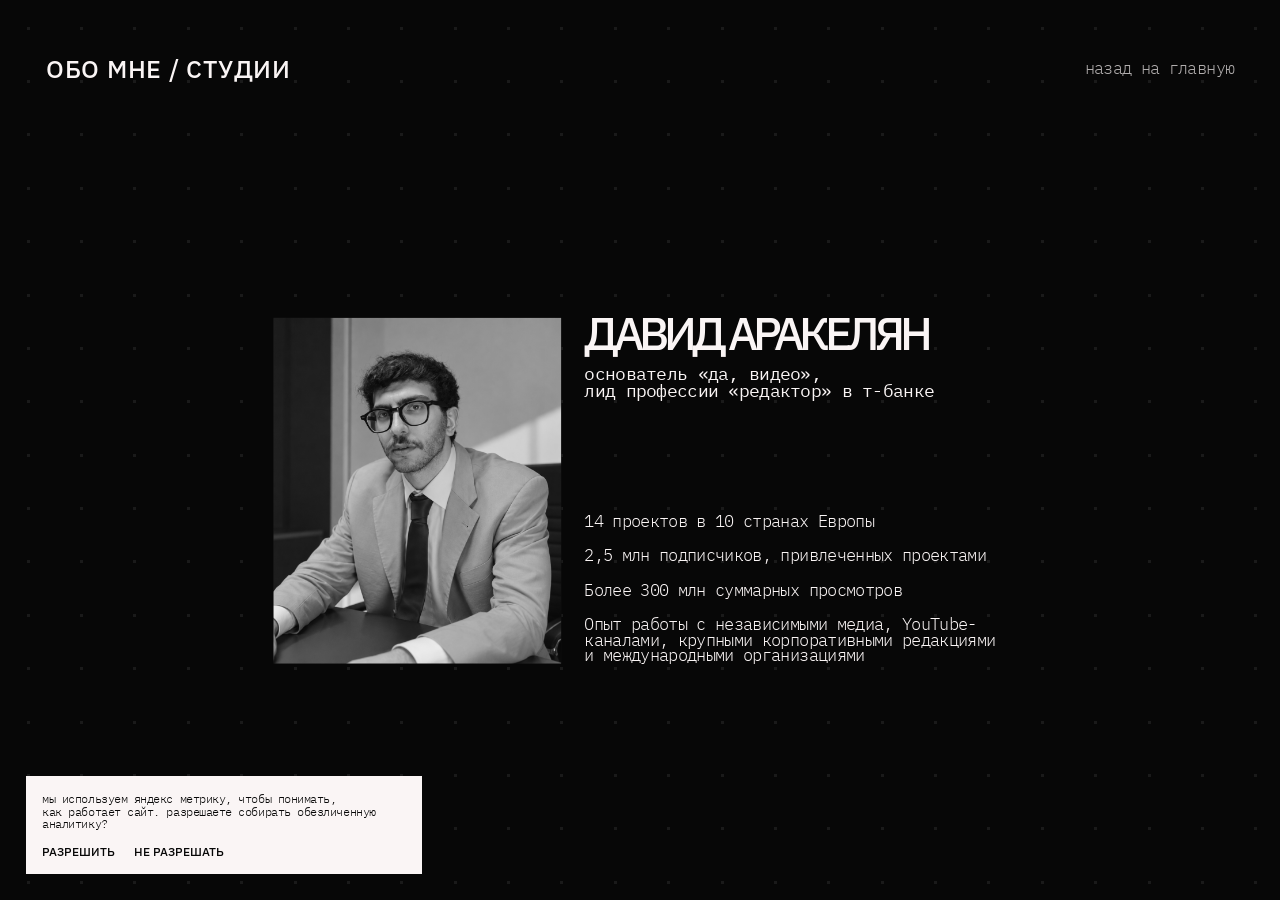
<file: about.html>
<!doctype html>
<html lang="ru">
  <head>
    <meta charset="UTF-8" />
    <meta name="viewport" content="width=device-width, initial-scale=1.0" />

    <title>Давид Аракелян — основатель «Да, видео»</title>

    <meta
      name="description"
      content="Давид Аракелян — основатель видеопродакшна «Да, видео». Видеопродюсер и редактор с опытом работы с независимыми медиа, YouTube-каналами, корпоративными редакциями и международными организациями."
    />

    <meta name="robots" content="index, follow, max-image-preview:large" />

    <link rel="canonical" href="https://davideo.com/about.html" />

    <link
      rel="icon"
      type="image/png"
      sizes="32x32"
      href="/assets/images/favicon.png?v=2"
    />

    <link
      rel="shortcut icon"
      type="image/png"
      href="/assets/images/favicon.png?v=2"
    />

    <meta property="og:type" content="profile" />
    <meta property="og:locale" content="ru_RU" />
    <meta property="og:site_name" content="Да, видео" />

    <meta
      property="og:title"
      content="Давид Аракелян — основатель «Да, видео»"
    />

    <meta
      property="og:description"
      content="Основатель видеопродакшна «Да, видео». Видеопродюсер и редактор с опытом работы с медиа, YouTube-каналами, корпоративными редакциями и международными организациями."
    />

    <meta property="og:url" content="https://davideo.com/about.html" />

    <meta
      property="og:image"
      content="https://davideo.com/assets/images/og-cover.jpg"
    />

    <meta property="og:image:alt" content="Давид Аракелян — Да, видео" />

    <meta property="profile:first_name" content="Давид" />
    <meta property="profile:last_name" content="Аракелян" />

    <link rel="preconnect" href="https://fonts.googleapis.com" />
    <link rel="preconnect" href="https://fonts.gstatic.com" crossorigin />

    <link
      href="https://fonts.googleapis.com/css2?family=IBM+Plex+Mono:wght@300;400&family=IBM+Plex+Sans:wght@300;500&display=swap"
      rel="stylesheet"
    />

    <link rel="stylesheet" href="css/style.css" />

    <script type="application/ld+json">
      {
        "@context": "https://schema.org",
        "@type": "ProfilePage",
        "name": "Давид Аракелян — Да, видео",
        "url": "https://davideo.com/about.html",
        "isPartOf": {
          "@type": "WebSite",
          "name": "Да, видео",
          "url": "https://davideo.com/"
        },
        "mainEntity": {
          "@type": "Person",
          "name": "Давид Аракелян",
          "jobTitle": "Видеопродюсер и редактор",
          "description": "Основатель видеопродакшна «Да, видео». Опыт работы с независимыми медиа, YouTube-каналами, корпоративными редакциями и международными организациями.",
          "image": "https://davideo.com/assets/images/david.jpg",
          "url": "https://davideo.com/about.html",
          "sameAs": ["https://t.me/heyiamd"],
          "worksFor": {
            "@type": "Organization",
            "name": "Да, видео",
            "url": "https://davideo.com/"
          }
        }
      }
    </script>
  </head>

  <body>
    <main class="about-page">
      <div class="dots-pattern" id="dotsPattern" aria-hidden="true"></div>

      <header class="about-header">
        <h1 class="about-page-title">ОБО МНЕ / СТУДИИ</h1>

        <a class="about-back" href="index.html"> назад на главную </a>
      </header>

      <section
        class="about-content"
        aria-label="О Давиде Аракеляне и студии «Да, видео»"
      >
        <div class="about-photo-wrap">
          <img
            class="about-photo"
            src="assets/images/david.jpg"
            alt="Давид Аракелян — основатель «Да, видео»"
            loading="eager"
          />
        </div>

        <div class="about-info">
          <div class="about-intro">
            <h2 class="about-name">ДАВИД АРАКЕЛЯН</h2>

            <p class="about-role">
              основатель «да, видео»,<br class="desktop-br" />
              лид профессии «редактор» в т-банке
            </p>

            <div class="about-facts">
              <p>14 проектов в 10 странах Европы</p>

              <p>2,5 млн подписчиков, привлеченных проектами</p>

              <p>Более 300 млн суммарных просмотров</p>

              <p>
                Опыт работы с независимыми медиа, YouTube-каналами, крупными
                корпоративными редакциями <br class="desktop-br" />и
                международными организациями
              </p>
            </div>
          </div>
        </div>
      </section>
    </main>

    <div class="analytics-consent" id="analyticsConsent">
      <p class="analytics-consent__text">
        мы используем яндекс метрику, чтобы понимать,<br
          class="analytics-desktop-br"
        />
        как работает сайт. разрешаете собирать обезличенную аналитику?
      </p>

      <div class="analytics-consent__actions">
        <button type="button" id="analyticsAccept">разрешить</button>

        <button type="button" id="analyticsDecline">не разрешать</button>
      </div>
    </div>

    <script src="js/main.js"></script>
  </body>
</html>
</file>
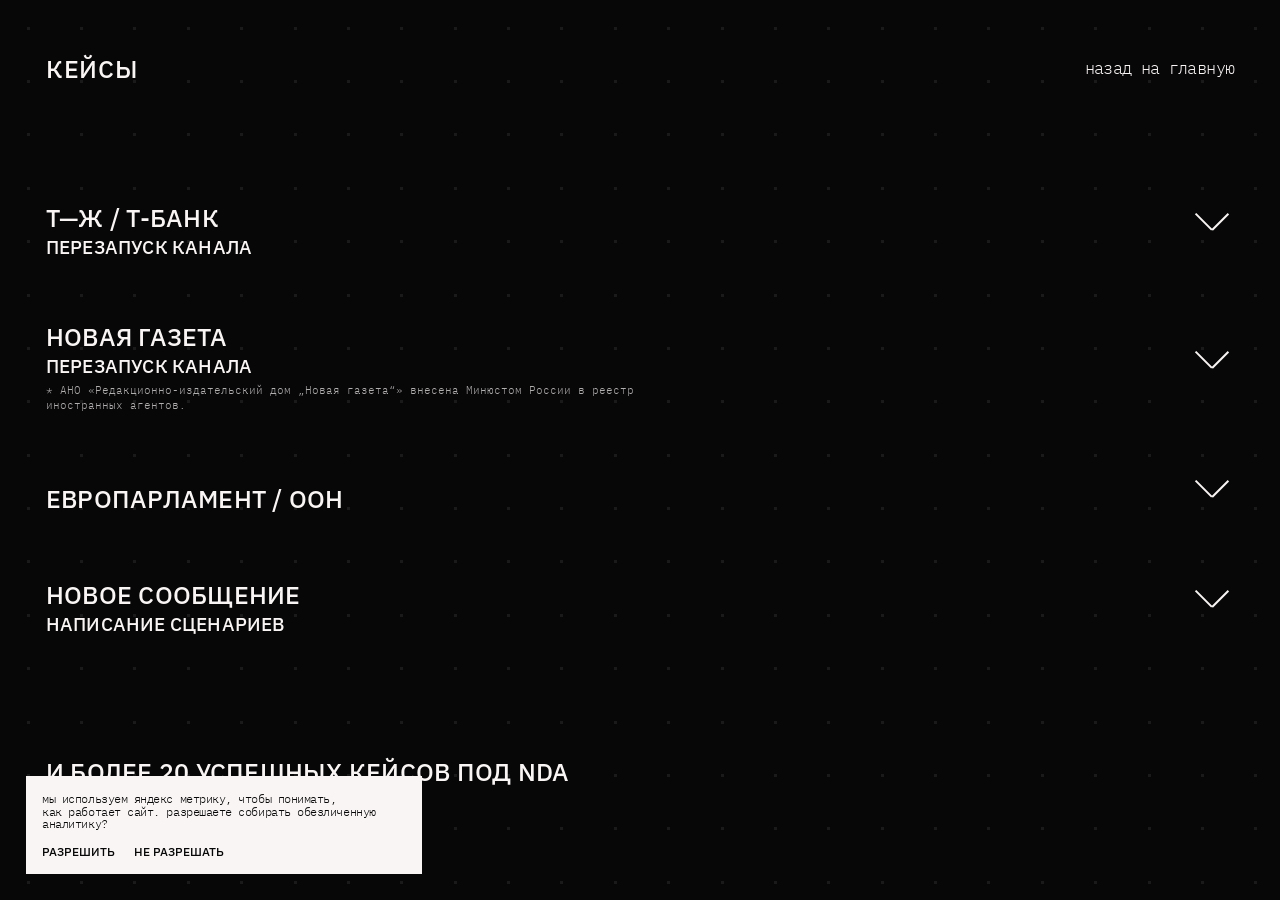
<file: cases.html>
<!doctype html>
<html lang="ru">
  <head>
    <meta charset="UTF-8" />
    <meta name="viewport" content="width=device-width, initial-scale=1.0" />

    <title>Кейсы видеопродакшна — Да, видео</title>

    <meta
      name="description"
      content="Кейсы видеопродакшна «Да, видео»: перезапуск YouTube-каналов Т—Ж / Т-Банка и Новой газеты, работа с Европарламентом и ООН, сценарии и другие видеопроекты."
    />

    <meta name="robots" content="index, follow, max-image-preview:large" />

    <link rel="canonical" href="https://davideo.online/cases.html" />

    <link
      rel="icon"
      type="image/png"
      sizes="32x32"
      href="/assets/images/favicon.png?v=2"
    />

    <link
      rel="shortcut icon"
      type="image/png"
      href="/assets/images/favicon.png?v=2"
    />

    <meta property="og:type" content="website" />
    <meta property="og:locale" content="ru_RU" />
    <meta property="og:site_name" content="Да, видео" />
    <meta property="og:title" content="Кейсы видеопродакшна — Да, видео" />

    <meta
      property="og:description"
      content="Перезапуски YouTube-каналов, прямые эфиры, сценарии и другие проекты видеопродакшна «Да, видео»."
    />

    <meta property="og:url" content="https://davideo.online/cases.html" />

    <meta
      property="og:image"
      content="https://davideo.online/assets/images/og-cover.jpg"
    />

    <meta property="og:image:alt" content="Кейсы видеопродакшна «Да, видео»" />

    <link rel="preconnect" href="https://fonts.googleapis.com" />
    <link rel="preconnect" href="https://fonts.gstatic.com" crossorigin />

    <link
      href="https://fonts.googleapis.com/css2?family=IBM+Plex+Mono:wght@300;400&family=IBM+Plex+Sans:wght@300;500&display=swap"
      rel="stylesheet"
    />

    <link rel="stylesheet" href="css/style.css" />

    <script type="application/ld+json">
      {
        "@context": "https://schema.org",
        "@type": "CollectionPage",
        "name": "Кейсы — Да, видео",
        "url": "https://davideo.online/cases.html",
        "description": "Кейсы видеопродакшна «Да, видео»: перезапуски YouTube-каналов, прямые эфиры, сценарии и другие видеопроекты.",
        "isPartOf": {
          "@type": "WebSite",
          "name": "Да, видео",
          "url": "https://davideo.online/"
        },
        "about": {
          "@type": "ProfessionalService",
          "name": "Да, видео",
          "url": "https://davideo.online/"
        },
        "mainEntity": {
          "@type": "ItemList",
          "itemListElement": [
            {
              "@type": "ListItem",
              "position": 1,
              "name": "Т—Ж / Т-Банк — перезапуск канала"
            },
            {
              "@type": "ListItem",
              "position": 2,
              "name": "Новая газета — перезапуск канала"
            },
            {
              "@type": "ListItem",
              "position": 3,
              "name": "Европарламент / ООН"
            },
            {
              "@type": "ListItem",
              "position": 4,
              "name": "Новое сообщение — написание сценариев"
            }
          ]
        }
      }
    </script>
  </head>

  <body>
    <main class="cases-page">
      <div class="dots-pattern" id="dotsPattern" aria-hidden="true"></div>

      <header class="cases-header">
        <h1 class="cases-page-title scramble-text">КЕЙСЫ</h1>

        <a class="cases-back scramble-text" href="index.html">
          назад на главную
        </a>
      </header>

      <section class="cases-list" aria-label="Кейсы видеопродакшна «Да, видео»">
        <!-- Т—Ж / Т-БАНК -->

        <article class="case-item">
          <button class="case-trigger" type="button" aria-expanded="false">
            <span class="case-heading">
              <span class="case-title">Т—Ж / Т-БАНК</span>
              <span class="case-subtitle">ПЕРЕЗАПУСК КАНАЛА</span>
            </span>

            <span class="case-arrow" aria-hidden="true"></span>
          </button>

          <div class="case-panel">
            <div class="case-panel-inner">
              <div class="case-images case-images--three">
                <img
                  src="assets/images/cases/tzh-01.jpg"
                  alt="Перезапуск YouTube-канала Т—Ж / Т-Банка — пример проекта"
                  loading="lazy"
                />

                <img
                  src="assets/images/cases/tzh-02.jpg"
                  alt="Видео для YouTube-канала Т—Ж / Т-Банка"
                  loading="lazy"
                />

                <img
                  src="assets/images/cases/tzh-03.jpg"
                  alt="Кейс видеопродакшна для Т—Ж / Т-Банка"
                  loading="lazy"
                />
              </div>
            </div>
          </div>
        </article>

        <!-- НОВАЯ ГАЗЕТА -->

        <article class="case-item">
          <button class="case-trigger" type="button" aria-expanded="false">
            <span class="case-heading">
              <span class="case-title">НОВАЯ ГАЗЕТА</span>
              <span class="case-subtitle">ПЕРЕЗАПУСК КАНАЛА</span>

              <span class="case-foreign-agent">
                * АНО «Редакционно-издательский дом „Новая газета“» внесена
                Минюстом России в реестр иностранных агентов.
              </span>
            </span>

            <span class="case-arrow" aria-hidden="true"></span>
          </button>

          <div class="case-panel">
            <div class="case-panel-inner">
              <div class="case-results case-results--novaya">
                <span>запуск регулярного вещания</span>

                <span class="case-results-slash">/</span>

                <span>
                  более 2 млн просмотров<br />
                  за неделю эфиров
                </span>

                <span class="case-results-slash">/</span>

                <span>
                  +100 тысяч подписчиков<br />
                  за 4 месяца
                </span>
              </div>

              <div class="case-images case-images--three">
                <img
                  src="assets/images/cases/novaya-01.jpg"
                  alt="Перезапуск YouTube-канала Новой газеты — пример проекта"
                  loading="lazy"
                />

                <img
                  src="assets/images/cases/novaya-03.jpg"
                  alt="Кейс видеопродакшна для Новой газеты"
                  loading="lazy"
                />
              </div>
            </div>
          </div>
        </article>

        <!-- ЕВРОПАРЛАМЕНТ / ООН -->

        <article class="case-item">
          <button class="case-trigger" type="button" aria-expanded="false">
            <span class="case-heading">
              <span class="case-title">ЕВРОПАРЛАМЕНТ / ООН</span>
            </span>

            <span class="case-arrow" aria-hidden="true"></span>
          </button>

          <div class="case-panel">
            <div class="case-panel-inner">
              <div class="case-description">
                <p>
                  Полностью организовывал процессы: ведение переговоров с
                  политиками и Европарламентом по требованиям к эфирам, найм
                  команды из базы подрядчиков, организация трансляции и
                  выполнение технических требований к эфирам и трансляциям.
                </p>

                <p>
                  После эфира — дистрибуция заявлений политиков и итогов
                  заседаний в СМИ и дружественных медиа.
                </p>
              </div>
            </div>
          </div>
        </article>

        <!-- НОВОЕ СООБЩЕНИЕ -->

        <article class="case-item">
          <button class="case-trigger" type="button" aria-expanded="false">
            <span class="case-heading">
              <span class="case-title">НОВОЕ СООБЩЕНИЕ</span>
              <span class="case-subtitle">НАПИСАНИЕ СЦЕНАРИЕВ</span>
            </span>

            <span class="case-arrow" aria-hidden="true"></span>
          </button>

          <div class="case-panel">
            <div class="case-panel-inner">
              <div class="case-images case-images--three">
                <img
                  src="assets/images/cases/novoe-soobshchenie-01.jpg"
                  alt="Сценарий для проекта «Новое сообщение»"
                  loading="lazy"
                />

                <img
                  src="assets/images/cases/novoe-soobshchenie-02.jpg"
                  alt="Пример сценарной работы для проекта «Новое сообщение»"
                  loading="lazy"
                />

                <img
                  src="assets/images/cases/novoe-soobshchenie-03.jpg"
                  alt="Кейс «Новое сообщение» — написание сценариев"
                  loading="lazy"
                />
              </div>
            </div>
          </div>
        </article>

        <p class="cases-nda">И БОЛЕЕ 20 УСПЕШНЫХ КЕЙСОВ ПОД NDA</p>
      </section>
    </main>

    <!-- СОГЛАСИЕ НА АНАЛИТИКУ -->

    <div class="analytics-consent" id="analyticsConsent">
      <p class="analytics-consent__text">
        мы используем яндекс метрику, чтобы понимать,<br
          class="analytics-desktop-br"
        />
        как работает сайт. разрешаете собирать обезличенную аналитику?
      </p>

      <div class="analytics-consent__actions">
        <button type="button" id="analyticsAccept">разрешить</button>

        <button type="button" id="analyticsDecline">не разрешать</button>
      </div>
    </div>

    <script src="js/main.js"></script>

    <!-- АККОРДЕОН КЕЙСОВ -->

    <script>
      const caseTriggers = document.querySelectorAll('.case-trigger');

      caseTriggers.forEach((trigger) => {
        trigger.addEventListener('click', () => {
          const item = trigger.closest('.case-item');
          const isOpen = item.classList.contains('is-open');

          item.classList.toggle('is-open', !isOpen);
          trigger.setAttribute('aria-expanded', String(!isOpen));
        });
      });
    </script>
  </body>
</html>
</file>
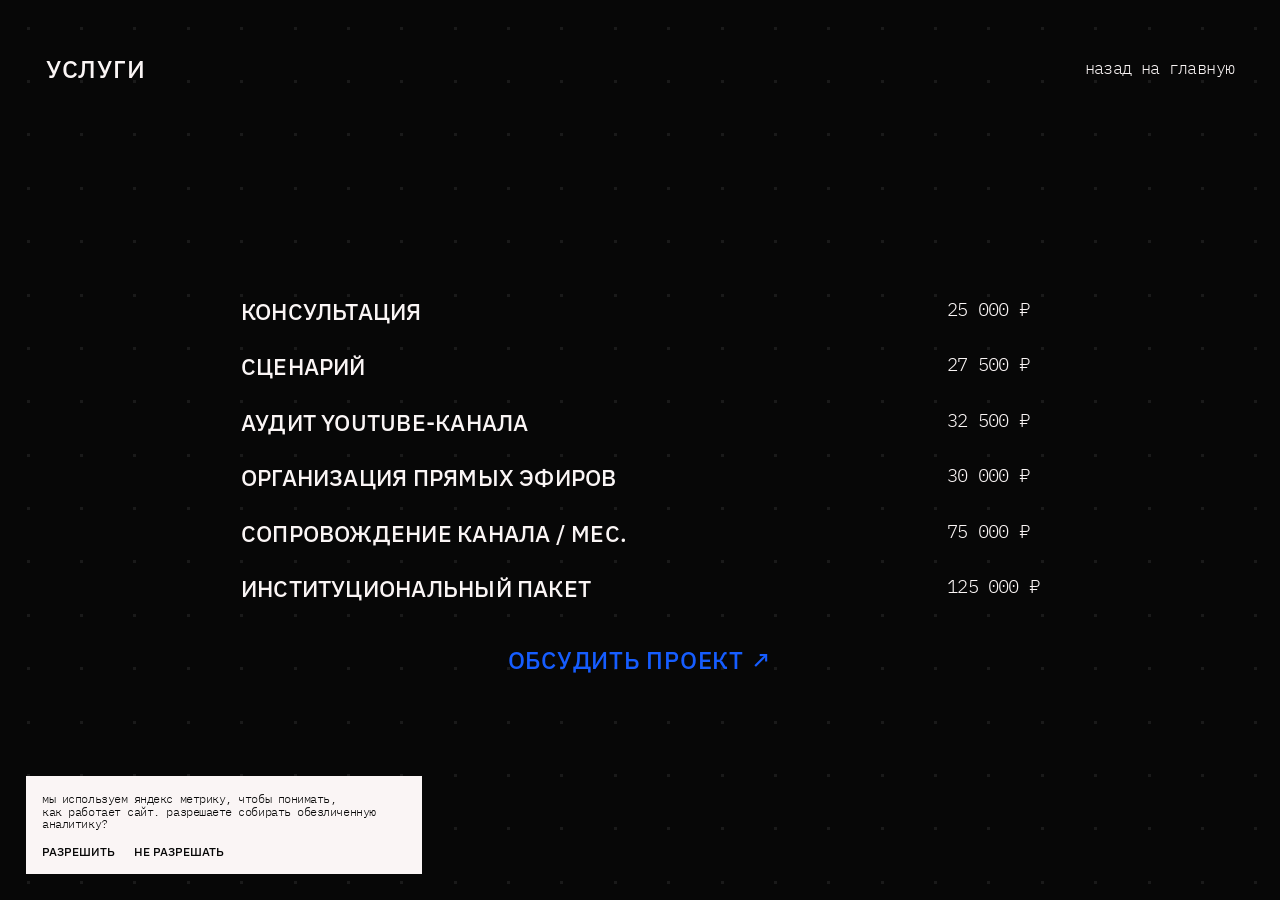
<file: services.html>
<!doctype html>
<html lang="ru">
  <head>
    <meta charset="UTF-8" />
    <meta name="viewport" content="width=device-width, initial-scale=1.0" />

    <title>Услуги видеопродакшна — Да, видео</title>

    <meta
      name="description"
      content="Услуги видеопродакшна «Да, видео»: консультации, сценарии, аудит YouTube-каналов, организация прямых эфиров, сопровождение каналов и институциональные проекты."
    />

    <meta name="robots" content="index, follow, max-image-preview:large" />

    <link rel="canonical" href="https://davideo.online/services.html" />

    <link
      rel="icon"
      type="image/png"
      sizes="32x32"
      href="/assets/images/favicon.png?v=2"
    />

    <link
      rel="shortcut icon"
      type="image/png"
      href="/assets/images/favicon.png?v=2"
    />

    <meta property="og:type" content="website" />
    <meta property="og:locale" content="ru_RU" />
    <meta property="og:site_name" content="Да, видео" />
    <meta property="og:title" content="Услуги видеопродакшна — Да, видео" />

    <meta
      property="og:description"
      content="Консультации, сценарии, аудит YouTube, прямые эфиры, сопровождение каналов и институциональные проекты."
    />

    <meta property="og:url" content="https://davideo.online/services.html" />

    <meta
      property="og:image"
      content="https://davideo.online/assets/images/og-cover.jpg"
    />

    <meta property="og:image:alt" content="Услуги видеопродакшна «Да, видео»" />

    <link rel="preconnect" href="https://fonts.googleapis.com" />
    <link rel="preconnect" href="https://fonts.gstatic.com" crossorigin />

    <link
      href="https://fonts.googleapis.com/css2?family=IBM+Plex+Mono:wght@300;400&family=IBM+Plex+Sans:wght@300;500&display=swap"
      rel="stylesheet"
    />

    <link rel="stylesheet" href="css/style.css" />

    <script type="application/ld+json">
      {
        "@context": "https://schema.org",
        "@type": "Service",
        "name": "Услуги видеопродакшна «Да, видео»",
        "url": "https://davideo.online/services.html",
        "description": "Консультации, сценарии, аудит YouTube-каналов, прямые эфиры, сопровождение каналов и институциональные проекты.",
        "provider": {
          "@type": "ProfessionalService",
          "name": "Да, видео",
          "url": "https://davideo.online/",
          "founder": {
            "@type": "Person",
            "name": "Давид Аракелян"
          }
        },
        "hasOfferCatalog": {
          "@type": "OfferCatalog",
          "name": "Услуги «Да, видео»",
          "itemListElement": [
            {
              "@type": "Offer",
              "priceCurrency": "RUB",
              "price": "25000",
              "itemOffered": {
                "@type": "Service",
                "name": "Консультация"
              }
            },
            {
              "@type": "Offer",
              "priceCurrency": "RUB",
              "price": "27500",
              "itemOffered": {
                "@type": "Service",
                "name": "Написание сценария"
              }
            },
            {
              "@type": "Offer",
              "priceCurrency": "RUB",
              "price": "32500",
              "itemOffered": {
                "@type": "Service",
                "name": "Аудит YouTube-канала"
              }
            },
            {
              "@type": "Offer",
              "priceCurrency": "RUB",
              "price": "30000",
              "itemOffered": {
                "@type": "Service",
                "name": "Организация прямых эфиров"
              }
            },
            {
              "@type": "Offer",
              "priceCurrency": "RUB",
              "price": "75000",
              "itemOffered": {
                "@type": "Service",
                "name": "Сопровождение канала / мес."
              }
            },
            {
              "@type": "Offer",
              "priceCurrency": "RUB",
              "price": "125000",
              "itemOffered": {
                "@type": "Service",
                "name": "Институциональный пакет"
              }
            }
          ]
        }
      }
    </script>
  </head>

  <body>
    <main class="services-page">
      <div class="dots-pattern" id="dotsPattern" aria-hidden="true"></div>

      <header class="services-header">
        <h1 class="services-page-title scramble-text">УСЛУГИ</h1>

        <a class="services-back scramble-text" href="index.html">
          назад на главную
        </a>
      </header>

      <div class="services-content">
        <section
          class="services-list"
          aria-label="Услуги видеопродакшна «Да, видео»"
        >
          <div class="service-row">
            <div class="service-name">КОНСУЛЬТАЦИЯ</div>
            <div class="service-price">25 000 ₽</div>
          </div>

          <div class="service-row">
            <div class="service-name">СЦЕНАРИЙ</div>
            <div class="service-price">27 500 ₽</div>
          </div>

          <div class="service-row">
            <div class="service-name">АУДИТ YOUTUBE-КАНАЛА</div>
            <div class="service-price">32 500 ₽</div>
          </div>

          <div class="service-row">
            <div class="service-name">ОРГАНИЗАЦИЯ ПРЯМЫХ ЭФИРОВ</div>
            <div class="service-price">30 000 ₽</div>
          </div>

          <div class="service-row">
            <div class="service-name">СОПРОВОЖДЕНИЕ КАНАЛА / МЕС.</div>
            <div class="service-price">75 000 ₽</div>
          </div>

          <div class="service-row">
            <div class="service-name">ИНСТИТУЦИОНАЛЬНЫЙ ПАКЕТ</div>
            <div class="service-price">125 000 ₽</div>
          </div>
        </section>

        <a
          class="services-cta scramble-text"
          href="https://t.me/heyiamd"
          target="_blank"
          rel="noopener noreferrer"
        >
          ОБСУДИТЬ ПРОЕКТ ↗
        </a>
      </div>
    </main>

    <div class="analytics-consent" id="analyticsConsent">
      <p class="analytics-consent__text">
        мы используем яндекс метрику, чтобы понимать,<br
          class="analytics-desktop-br"
        />
        как работает сайт. разрешаете собирать обезличенную аналитику?
      </p>

      <div class="analytics-consent__actions">
        <button type="button" id="analyticsAccept">разрешить</button>
        <button type="button" id="analyticsDecline">не разрешать</button>
      </div>
    </div>

    <script src="js/main.js"></script>
  </body>
</html>
</file>
<file: css/style.css>
:root {
  --bg: #070707;

  --white: #faf5f5;

  --blue: #100b74;
}

* {
  box-sizing: border-box;
}

html,
body {
  width: 100%;

  height: 100%;

  margin: 0;
}

body {
  overflow: hidden;

  background: var(--bg);

  color: var(--white);
}

/* ==================== MAIN ==================== */

.hero {
  position: relative;

  width: 100vw;

  height: 100vh;

  overflow: hidden;

  background: var(--bg);
}

.dots-pattern {
  position: absolute;

  inset: 0;

  z-index: 0;

  overflow: hidden;

  pointer-events: none;
}

.bg-dot {
  position: absolute;

  width: 0.2083vw;

  height: 0.2083vw;

  background: var(--white);

  opacity: 0.08;

  transform: translate(0, 0) scale(1);

  transition:
    opacity 0.12s ease-out,
    transform 0.18s ease-out;

  will-change: opacity, transform;
}

.hero::after {
  content: '';

  position: absolute;

  inset: 0;

  border-top: 4px solid var(--blue);

  border-bottom: 4px solid var(--blue);

  pointer-events: none;

  z-index: 20;
}

.logo {
  position: absolute;

  left: 3.47vw;

  top: 10.68vh;

  z-index: 5;
}

.logo img {
  display: block;

  width: auto;

  height: 12.5vh;

  object-fit: contain;
}

.hero-info {
  position: absolute;

  top: 28.42vh;

  right: 5.97vw;

  z-index: 5;
}

.hero-description {
  margin: 0;

  font-family: 'IBM Plex Mono', monospace;

  font-size: 1.4vw;

  font-weight: 300;

  line-height: 0.95;

  letter-spacing: -0.04em;
}

.project-link {
  display: inline-block;

  margin-top: 1.84vh;

  color: var(--white);

  font-family: 'IBM Plex Sans', sans-serif;

  font-size: 1.9vw;

  font-weight: 500;

  line-height: 1;

  letter-spacing: 0.03em;

  text-decoration: none;
}

.center-cross {
  position: absolute;

  left: 50%;

  top: 50%;

  width: 30px;

  height: 30px;

  transform: translate(-50%, -50%);

  z-index: 5;

  opacity: 0.35;

  pointer-events: none;
}

.center-cross::before,
.center-cross::after {
  content: '';

  position: absolute;

  left: 50%;

  top: 50%;

  background: var(--white);

  transform: translate(-50%, -50%);
}

.center-cross::before {
  width: 30px;

  height: 1px;
}

.center-cross::after {
  width: 1px;

  height: 30px;
}

.circle-system {
  position: absolute;

  left: 50%;

  bottom: -53.06vw;

  width: 73.61vw;

  aspect-ratio: 1 / 1;

  transform: translateX(-50%);

  z-index: 2;
}

.navigation-circle {
  position: absolute;

  inset: 0;

  width: 100%;

  height: 100%;

  border-radius: 50%;

  background: var(--blue);

  z-index: 1;
}

.nav-item {
  position: absolute;

  display: flex;

  align-items: center;

  gap: 0.7vw;

  padding: 0;

  border: 0;

  background: transparent;

  color: var(--white);

  font-family: 'IBM Plex Mono', monospace;

  font-size: 1.25vw;

  font-weight: 300;

  line-height: 1;

  text-decoration: none;

  white-space: nowrap;

  cursor: pointer;

  z-index: 5;
}

.nav-dot {
  display: block;

  width: 0.83vw;

  height: 0.83vw;

  flex: none;

  border-radius: 50%;

  background: var(--white);
}

.nav-item--contacts {
  left: 7.36%;

  top: 23.45%;

  transform: translate(calc(-100% + 0.415vw), -50%);
}

.nav-item--cases {
  left: 27.26%;

  top: 5.62%;

  transform: translate(calc(-100% + 0.415vw), -50%);
}

.nav-item--about {
  left: 72.74%;

  top: 5.62%;

  transform: translate(-0.415vw, -50%);
}

.nav-item--services {
  left: 92.64%;

  top: 23.45%;

  transform: translate(-0.415vw, -50%);
}

.hero-navigation {
  position: absolute;

  left: 50%;

  bottom: -53.06vw;

  width: 73.61vw;

  aspect-ratio: 1 / 1;

  transform: translateX(-50%);

  z-index: 5;

  pointer-events: none;
}

.hero-navigation .nav-item {
  pointer-events: auto;
}

.hero-navigation .nav-item--contacts {
  left: 7.36%;

  top: 23.45%;

  transform: translate(calc(-100% + 0.415vw), -50%);
}

.hero-navigation .nav-item--cases {
  left: 27.26%;

  top: 5.62%;

  transform: translate(calc(-100% + 0.415vw), -50%);
}

.hero-navigation .nav-item--about {
  left: 72.74%;

  top: 5.62%;

  transform: translate(-0.415vw, -50%);
}

.hero-navigation .nav-item--services {
  left: 92.64%;

  top: 23.45%;

  transform: translate(-0.415vw, -50%);
}

.hero-description .scramble-char,
.nav-label .scramble-char {
  width: 1ch;

  text-align: center;
}

.project-link .scramble-char {
  width: 0.62em;

  text-align: center;
}

.scramble-word {
  display: inline-block;

  white-space: nowrap;
}

/* ==================== CONTACTS ==================== */

.contacts-popup {
  position: absolute;

  left: 50%;

  bottom: 5.5vh;

  z-index: 10;

  display: flex;

  flex-direction: column;

  align-items: center;

  color: var(--white);

  text-align: center;

  opacity: 0;

  visibility: hidden;

  pointer-events: none;

  transform: translateX(-50%) translateY(1.5vh);

  transition:
    opacity 0.2s ease,
    transform 0.2s ease,
    visibility 0.2s ease;
}

.contacts-popup.is-open {
  opacity: 1;

  visibility: visible;

  pointer-events: auto;

  transform: translateX(-50%);
}

.contacts-title {
  margin: 0 0 1.8vh;

  font-family: 'IBM Plex Sans', sans-serif;

  font-size: 1.5vw;

  font-weight: 500;

  line-height: 1;

  letter-spacing: 0.03em;
}

.contacts-links {
  display: flex;

  flex-direction: column;

  align-items: center;

  gap: 1vh;
}

.contacts-links a {
  color: var(--white);

  font-family: 'IBM Plex Mono', monospace;

  font-size: 1vw;

  font-weight: 300;

  line-height: 0.95;

  letter-spacing: -0.04em;

  text-decoration: none;

  transition: opacity 0.15s ease;
}

.contacts-links a:hover {
  opacity: 0.55;
}

.contacts-close {
  position: absolute;

  left: 50%;

  top: -3.5vh;

  padding: 0;

  border: 0;

  background: transparent;

  color: var(--white);

  font-family: 'IBM Plex Mono', monospace;

  font-size: 1.2vw;

  font-weight: 300;

  line-height: 1;

  cursor: pointer;

  transform: translateX(-50%);

  opacity: 0.6;

  transition: opacity 0.15s ease;
}

.contacts-close:hover {
  opacity: 1;
}

/* ==================== ABOUT ==================== */

.about-page {
  position: relative;

  width: 100vw;

  height: 100vh;

  overflow: hidden;

  background: var(--bg);

  color: var(--white);
}

.about-header {
  position: absolute;

  left: 3.58vw;

  right: 3.58vw;

  top: 6.25vh;

  z-index: 5;

  display: flex;

  align-items: center;

  justify-content: space-between;
}

.about-page-title {
  margin: 0;

  font-family: 'IBM Plex Sans', sans-serif;

  font-size: 1.953vw;

  font-weight: 500;

  line-height: 1;

  letter-spacing: 0.03em;

  white-space: nowrap;
}

.about-back {
  color: var(--white);

  font-family: 'IBM Plex Mono', monospace;

  font-size: 1.302vw;

  font-weight: 300;

  line-height: 0.95;

  letter-spacing: -0.04em;

  text-decoration: none;

  opacity: 0.7;

  transition: opacity 0.2s ease;
}

.about-back:hover {
  opacity: 1;
}

/* Весь блок: фото + правая колонка */

.about-content {
  position: absolute;

  left: 51%;

  top: 54.5vh;

  width: max-content;

  max-width: none;

  display: flex;

  align-items: stretch;

  transform: translate(-50%, -50%);

  z-index: 5;
}

/* Фото */

.services-cta {
  position: absolute;

  left: 50%;

  top: 84.5vh;

  transform: translateX(-50%);

  z-index: 5;

  color: #165dff;

  text-decoration: none;

  font-family: 'IBM Plex Sans', sans-serif;

  font-size: 1.9vw;

  font-weight: 500;

  line-height: 1;

  letter-spacing: 0.03em;

  white-space: nowrap;
}

.about-photo-wrap {
  width: 22.526vw;

  aspect-ratio: 346 / 416;

  flex: 0 0 22.526vw;

  overflow: hidden;

  background: #111;
}

.about-photo {
  display: block;

  width: 100%;

  height: 100%;

  object-fit: cover;

  object-position: center;

  filter: grayscale(100%);
}

/* Правая колонка */

.about-info {
  flex: none;

  align-self: stretch;

  width: 35vw;

  margin-left: 1.8vw;
}

.about-intro {
  width: 100%;

  height: 100%;

  display: flex;

  flex-direction: column;

  align-items: flex-start;
}

/* Имя */

.about-name {
  width: max-content;

  margin: -0.5vh 0 1.17vh;

  font-family: 'IBM Plex Sans', sans-serif;

  font-size: 3.581vw;

  font-weight: 500;

  line-height: 0.9;

  letter-spacing: -0.11em;

  white-space: nowrap;
}

.about-role {
  width: max-content;

  margin: 0;

  font-family: 'IBM Plex Mono', monospace;

  font-size: 1.4vw;

  font-weight: 400;

  line-height: 0.95;

  letter-spacing: -0.04em;

  white-space: nowrap;
}

.about-facts {
  width: 92%;

  margin-top: auto;

  font-family: 'IBM Plex Mono', monospace;

  font-size: 1.3vw;

  font-weight: 300;

  line-height: 0.95;

  letter-spacing: -0.04em;
}

.about-facts p {
  width: 100%;

  margin: 0 0 2.05vh;

  white-space: normal;

  word-break: normal;

  overflow-wrap: normal;
}

.about-facts p:last-child {
  margin-bottom: 0;
}

.about-page .dots-pattern {
  z-index: 0;
}

.about-accent {
  cursor: default;

  transition: color 0.15s ease;
}

.about-accent:hover {
  color: #3026d9;
}

/* ==================== SERVICES ==================== */

/* ==================== SERVICES ==================== */

.services-page {
  position: relative;

  width: 100vw;

  height: 100vh;

  overflow: hidden;

  background: var(--bg);

  color: var(--white);
}

.services-header {
  position: absolute;

  left: 3.58vw;

  right: 3.58vw;

  top: 6.25vh;

  z-index: 5;

  display: flex;

  align-items: center;

  justify-content: space-between;
}

.services-page-title {
  margin: 0;

  font-family: 'IBM Plex Sans', sans-serif;

  font-size: 1.953vw;

  font-weight: 500;

  line-height: 1;

  letter-spacing: 0.03em;

  white-space: nowrap;
}

.services-back {
  color: var(--white);

  font-family: 'IBM Plex Mono', monospace;

  font-size: 1.302vw;

  font-weight: 300;

  line-height: 0.95;

  letter-spacing: -0.04em;

  text-decoration: none;
}

.services-content {
  position: absolute;
  left: 50%;
  top: 54%;
  width: max-content;
  max-width: 94vw;
  transform: translate(-50%, -50%);
  z-index: 5;
}

/* Общая двухколоночная сетка: без растянутого 1fr */
.services-list {
  display: grid;
  grid-template-columns: max-content max-content;
  column-gap: 25vw;
  row-gap: 3.6vh;
  width: max-content;
  margin: 0 auto;
}

.service-row {
  display: contents;
}

.service-name {
  font-family: 'IBM Plex Sans', sans-serif;
  font-size: 1.8vw;
  font-weight: 500;
  line-height: 1;
  letter-spacing: 0.01em;
  white-space: nowrap;
}

.service-price {
  font-family: 'IBM Plex Mono', monospace;
  font-size: 1.497vw;
  font-weight: 300;
  line-height: 0.95;
  letter-spacing: -0.04em;
  white-space: nowrap;
  cursor: default;
  transition: color 0.15s ease;
}

.service-price:hover {
  color: #3026d9;
}

.services-cta {
  position: relative;
  left: auto;
  top: auto;
  transform: none;
  z-index: 5;
  display: block;
  width: fit-content;
  margin: 5.3vh auto 0;
  color: #165dff;
  text-decoration: none;
  font-family: 'IBM Plex Sans', sans-serif;
  font-size: 1.9vw;
  font-weight: 500;
  line-height: 1;
  letter-spacing: 0.03em;
  white-space: nowrap;
}

.services-page .dots-pattern {
  z-index: 0;
}

/* ==================== CASES ==================== */

body:has(.cases-page) {
  height: auto;

  min-height: 100%;

  overflow-x: hidden;

  overflow-y: auto;
}

.cases-page {
  position: relative;

  width: 100%;

  min-height: 100vh;

  height: auto;

  overflow: visible;

  background: var(--bg);

  color: var(--white);
}

.cases-page .dots-pattern {
  position: fixed;

  z-index: 0;
}

.cases-header {
  position: relative;

  z-index: 5;

  display: flex;

  align-items: center;

  justify-content: space-between;

  padding: 6.25vh 3.58vw 0;
}

.cases-page-title {
  margin: 0;

  font-family: 'IBM Plex Sans', sans-serif;

  font-size: 1.953vw;

  font-weight: 500;

  line-height: 1;

  letter-spacing: 0.03em;

  white-space: nowrap;
}

.cases-back {
  color: var(--white);

  font-family: 'IBM Plex Mono', monospace;

  font-size: 1.302vw;

  font-weight: 300;

  line-height: 0.95;

  letter-spacing: -0.04em;

  text-decoration: none;
}

.cases-list {
  position: relative;

  z-index: 5;

  margin: 13.8vh 3.58vw 0;

  padding-bottom: 7vh;
}

.case-item {
  width: 100%;

  margin-bottom: 7.6vh;
}

.case-trigger {
  width: 100%;

  padding: 0;

  border: 0;

  background: transparent;

  color: var(--white);

  display: flex;

  align-items: center;

  justify-content: space-between;

  text-align: left;

  cursor: pointer;
}

.case-heading {
  display: flex;

  flex-direction: column;

  align-items: flex-start;
}

.case-title {
  font-family: 'IBM Plex Sans', sans-serif;

  font-size: 1.953vw;

  font-weight: 500;

  line-height: 1;

  letter-spacing: 0.01em;
}

.case-subtitle {
  margin-top: 0.7vh;

  font-family: 'IBM Plex Sans', sans-serif;

  font-size: 1.5vw;

  font-weight: 500;

  line-height: 1;

  letter-spacing: 0.01em;
}

.case-arrow {
  position: relative;

  display: block;

  width: 2.5vw;

  height: 2.5vw;

  margin-right: 0.5vw;

  flex: none;

  transition: transform 0.3s ease;
}

.case-arrow::before,
.case-arrow::after {
  content: '';

  position: absolute;

  top: 45%;

  width: 1.8vw;

  height: 0.12vw;

  background: var(--white);
}

.case-arrow::before {
  right: 50%;

  transform-origin: right center;

  transform: rotate(45deg);
}

.case-arrow::after {
  left: 50%;

  transform-origin: left center;

  transform: rotate(-45deg);
}

.case-item.is-open .case-arrow {
  transform: rotate(180deg);
}

.case-panel {
  display: grid;

  grid-template-rows: 0fr;

  opacity: 0;

  transition:
    grid-template-rows 0.45s ease,
    opacity 0.3s ease;
}

.case-panel-inner {
  min-height: 0;

  overflow: hidden;
}

.case-item.is-open .case-panel {
  grid-template-rows: 1fr;

  opacity: 1;
}

.case-item.is-open .case-panel-inner {
  padding-top: 3.5vh;
}

.case-images {
  display: flex;

  align-items: flex-start;

  gap: 2.4vw;
}

.case-images--three {
  grid-template-columns: none;
}

.case-images img {
  display: block;

  width: 17vw;

  height: auto;

  object-fit: contain;

  opacity: 0.85;

  filter: grayscale(100%);

  transition:
    opacity 0.2s ease,
    filter 0.2s ease;
}

.case-images img:hover {
  opacity: 1;

  filter: grayscale(0%);
}

.case-results {
  display: flex;

  gap: 4vw;

  margin-bottom: 4vh;

  font-family: 'IBM Plex Mono', monospace;

  font-size: 1.3vw;

  font-weight: 300;

  line-height: 0.95;

  letter-spacing: -0.04em;
}

.case-results p {
  margin: 0;
}

.case-description {
  max-width: 75vw;

  font-family: 'IBM Plex Mono', monospace;

  font-size: 1.3vw;

  font-weight: 300;

  line-height: 1.15;

  letter-spacing: -0.04em;
}

.case-description p {
  margin: 0 0 2vh;
}

.case-description p:last-child {
  margin-bottom: 0;
}

.cases-nda {
  margin: 14vh 0 0;

  font-family: 'IBM Plex Sans', sans-serif;

  font-size: 1.953vw;

  font-weight: 500;

  line-height: 1;

  letter-spacing: 0.01em;
}

.case-results--novaya {
  display: flex;

  align-items: flex-start;

  gap: 1.2vw;

  margin: 2vw 0 4vh;

  font-family: 'IBM Plex Mono', monospace;

  font-size: 1.3vw;

  font-weight: 300;

  line-height: 0.95;

  letter-spacing: -0.04em;
}

.case-results--novaya span {
  display: block;
}

.case-results-slash {
  flex: none;

  font-size: 1.8vw;

  line-height: 0.75;

  font-weight: 300;
}

/* ==================== MOBILE MAIN ==================== */

@media (max-width: 768px) {
  html,
  body {
    width: 100%;

    height: 100%;

    margin: 0;
  }

  body {
    overflow: hidden;
  }

  .hero {
    position: relative;

    width: 100vw;

    height: 100dvh;

    min-height: 100dvh;

    overflow: hidden;

    background: var(--bg);
  }

  .hero::after {
    border-top-width: 2px;

    border-bottom-width: 2px;
  }

  .hero .dots-pattern {
    position: absolute;

    inset: 0;

    z-index: 0;

    pointer-events: none;
  }

  .circle-system {
    position: absolute;

    left: 50%;

    top: -43vw;

    bottom: auto;

    width: 180vw;

    height: 180vw;

    aspect-ratio: 1 / 1;

    transform: translateX(-50%);

    z-index: 1;
  }

  .navigation-circle {
    position: absolute;

    inset: 0;

    width: 100%;

    height: 100%;

    border-radius: 50%;

    background: var(--blue);
  }

  .logo {
    position: absolute;

    left: 10vw;

    top: 15.5dvh;

    z-index: 5;
  }

  .logo img {
    display: block;

    width: 79vw;

    height: auto;

    max-width: none;

    object-fit: contain;
  }

  .hero-info {
    position: absolute;

    left: 10vw;

    right: auto;

    top: 28dvh;

    width: 80vw;

    z-index: 5;
  }

  .hero-description {
    width: 100%;

    margin: 0;

    font-family: 'IBM Plex Mono', monospace;

    font-size: clamp(13px, 3.55vw, 18px);

    font-weight: 300;

    line-height: 1.02;

    letter-spacing: -0.04em;

    white-space: normal;

    word-break: normal;

    overflow-wrap: normal;

    hyphens: none;
  }

  .desktop-br {
    display: none;
  }

  .project-link {
    display: inline-block;

    margin-top: 2.1dvh;

    color: var(--white);

    font-family: 'IBM Plex Sans', sans-serif;

    font-size: clamp(21px, 5.6vw, 29px);

    font-weight: 500;

    line-height: 1;

    letter-spacing: 0.03em;

    text-decoration: none;

    white-space: nowrap;
  }

  .center-cross {
    display: none !important;
  }

  .hero-navigation {
    position: absolute !important;

    inset: 0 !important;

    width: 100vw !important;

    height: 100dvh !important;

    aspect-ratio: auto !important;

    transform: none !important;

    display: block !important;

    z-index: 6;

    pointer-events: none;
  }

  .hero-navigation .nav-item {
    position: absolute !important;

    width: auto !important;

    height: auto !important;

    margin: 0 !important;

    padding: 0 !important;

    display: flex !important;

    flex-direction: column !important;

    align-items: center !important;

    gap: 1.1dvh !important;

    color: var(--white);

    font-family: 'IBM Plex Mono', monospace;

    font-size: clamp(15px, 4vw, 21px);

    font-weight: 300;

    line-height: 1;

    white-space: nowrap;

    pointer-events: auto;
  }

  .hero-navigation .nav-item--contacts {
    display: none !important;
  }

  .hero-navigation .nav-item--services {
    left: 3vw !important;

    right: auto !important;

    top: 58.5dvh !important;

    bottom: auto !important;

    transform: none !important;

    align-items: flex-start !important;
  }

  .hero-navigation .nav-item--services .nav-dot {
    margin-left: 6vw !important;
  }

  .hero-navigation .nav-item--about {
    left: 50% !important;

    right: auto !important;

    top: 62.4dvh !important;

    bottom: auto !important;

    transform: translateX(-50%) !important;

    align-items: center !important;
  }

  .hero-navigation .nav-item--cases {
    left: auto !important;

    right: 3vw !important;

    top: 58.5dvh !important;

    bottom: auto !important;

    transform: none !important;

    align-items: flex-end !important;
  }

  .hero-navigation .nav-item--cases .nav-dot {
    margin-right: 7vw !important;
  }

  .hero-navigation .nav-dot {
    order: 0 !important;

    display: block !important;

    width: 12px !important;

    height: 12px !important;

    min-width: 12px !important;

    min-height: 12px !important;

    flex: 0 0 12px !important;

    margin-top: 0 !important;

    margin-bottom: 0 !important;

    border-radius: 50%;

    background: var(--white);

    opacity: 1 !important;
  }

  .services-cta {
    position: relative;

    display: block;

    left: auto;

    top: auto;

    transform: none;

    width: fit-content;

    margin: 7dvh auto 3dvh;

    font-size: clamp(20px, 5.2vw, 27px);

    text-align: center;
  }

  .hero-navigation .nav-label {
    order: 1 !important;

    display: block !important;

    margin: 0 !important;

    opacity: 1 !important;

    white-space: nowrap;
  }

  .contacts-popup {
    position: absolute !important;

    left: 50% !important;

    right: auto !important;

    top: auto !important;

    bottom: 8dvh !important;

    width: max-content !important;

    height: auto !important;

    z-index: 10 !important;

    display: flex !important;

    flex-direction: column !important;

    align-items: center !important;

    color: var(--white);

    text-align: center;

    opacity: 1 !important;

    visibility: visible !important;

    pointer-events: auto !important;

    transform: translateX(-50%) !important;

    transition: none !important;
  }

  .contacts-popup.is-open {
    opacity: 1 !important;

    visibility: visible !important;

    transform: translateX(-50%) !important;
  }

  .contacts-close {
    display: none !important;
  }

  .contacts-title {
    margin: 0 0 1.8dvh;

    font-family: 'IBM Plex Sans', sans-serif;

    font-size: clamp(22px, 5.5vw, 29px);

    font-weight: 500;

    line-height: 1;

    letter-spacing: 0.03em;

    white-space: nowrap;

    opacity: 1;
  }

  .contacts-links {
    display: flex !important;

    flex-direction: column !important;

    align-items: flex-start !important;

    gap: 0.35dvh;
  }

  .contacts-links a {
    display: block;

    color: var(--white);

    font-family: 'IBM Plex Mono', monospace;

    font-size: clamp(12px, 3.2vw, 16px);

    font-weight: 300;

    line-height: 1.05;

    letter-spacing: -0.04em;

    text-decoration: underline;

    opacity: 0.75;

    transition: none;
  }

  .hero a:hover,
  .hero button:hover,
  .hero .nav-item:hover,
  .hero .project-link:hover,
  .hero .contacts-links a:hover {
    color: inherit !important;

    filter: none !important;
  }
}

/* ==================== MOBILE ABOUT ==================== */

@media (max-width: 768px) {
  body:has(.about-page) {
    width: 100%;

    height: auto;

    margin: 0;

    overflow-x: hidden;

    overflow-y: auto;

    background: var(--bg);
  }

  .about-page {
    position: relative;

    width: 100%;

    min-height: 100dvh;

    height: auto;

    padding: 0 0 10dvh;

    overflow: hidden;

    background: var(--bg);

    color: var(--white);
  }

  .about-page .dots-pattern {
    position: fixed;

    inset: 0;

    width: 100vw;

    height: 100dvh;

    z-index: 0;

    pointer-events: none;
  }

  .about-header {
    position: relative;

    left: auto;

    right: auto;

    top: auto;

    width: 100%;

    margin: 0;

    padding: 12dvh 6vw 0;

    display: flex;

    flex-direction: column;

    align-items: center;

    justify-content: flex-start;

    text-align: center;

    z-index: 5;
  }

  .about-back {
    order: 0;

    display: block;

    align-self: center;

    margin: 0 0 6dvh;

    color: var(--white);

    font-family: 'IBM Plex Mono', monospace;

    font-size: clamp(14px, 3.5vw, 18px);

    font-weight: 300;

    line-height: 1;

    letter-spacing: -0.04em;

    text-decoration: none;

    opacity: 0.7;

    white-space: nowrap;

    text-align: center;
  }

  .about-page-title {
    order: 1;

    margin: 0;

    font-family: 'IBM Plex Sans', sans-serif;

    font-size: clamp(24px, 6.5vw, 34px);

    font-weight: 500;

    line-height: 1;

    letter-spacing: 0.03em;

    white-space: nowrap;

    text-align: center;
  }

  .about-content {
    position: relative;

    left: auto;

    top: auto;

    width: 68vw;

    max-width: none;

    margin: 5.5dvh auto 0;

    display: flex;

    flex-direction: column;

    align-items: stretch;

    transform: none;

    z-index: 5;
  }

  .about-photo-wrap {
    width: 100%;

    aspect-ratio: 346 / 416;

    flex: none;

    margin: 0;

    overflow: hidden;

    background: #111;
  }

  .about-photo {
    display: block;

    width: 100%;

    height: 100%;

    margin: 0;

    object-fit: cover;

    object-position: center;

    filter: grayscale(100%);
  }

  .about-info {
    width: 100%;

    max-width: none;

    margin: 3dvh 0 0;

    flex: none;
  }

  .about-name {
    display: none;
  }

  .about-role {
    width: 100%;

    margin: 0;

    font-family: 'IBM Plex Mono', monospace;

    font-size: clamp(14px, 3.7vw, 19px);

    font-weight: 400;

    line-height: 1.05;

    letter-spacing: -0.04em;

    white-space: normal;
  }

  .about-facts {
    width: 100%;

    margin-top: 7dvh;

    font-family: 'IBM Plex Mono', monospace;

    font-size: clamp(13px, 3.3vw, 17px);

    font-weight: 300;

    line-height: 1.05;

    letter-spacing: -0.04em;
  }

  .about-facts p {
    width: 100%;

    margin: 0 0 2.3dvh;

    white-space: normal;
  }

  .about-facts p:last-child {
    margin-bottom: 0;
  }

  .about-back:hover {
    opacity: 0.7;
  }

  .about-accent:hover {
    color: inherit !important;
  }
}

/* ==================== MOBILE SERVICES ==================== */

@media (max-width: 768px) {
  body:has(.services-page) {
    width: 100%;

    height: auto;

    min-height: 100%;

    margin: 0;

    overflow-x: hidden;

    overflow-y: auto;

    background: var(--bg);
  }

  .services-page {
    position: relative;

    width: 100%;

    min-height: 100dvh;

    height: auto;

    padding: 0 0 10dvh;

    overflow: hidden;

    background: var(--bg);

    color: var(--white);
  }

  .services-page .dots-pattern {
    position: fixed;

    inset: 0;

    width: 100vw;

    height: 100dvh;

    z-index: 0;

    pointer-events: none;
  }

  .services-header {
    position: relative;

    left: auto;

    right: auto;

    top: auto;

    width: 100%;

    margin: 0;

    padding: 12dvh 6vw 0;

    display: flex;

    flex-direction: column;

    align-items: center;

    justify-content: flex-start;

    text-align: center;

    z-index: 5;
  }

  .services-back {
    order: 0;

    display: block;

    margin: 0 0 6dvh;

    color: var(--white);

    font-family: 'IBM Plex Mono', monospace;

    font-size: clamp(14px, 3.5vw, 18px);

    font-weight: 300;

    line-height: 1;

    letter-spacing: -0.04em;

    text-decoration: none;

    opacity: 0.7;

    white-space: nowrap;

    text-align: center;
  }

  .services-page-title {
    order: 1;

    margin: 0;

    font-family: 'IBM Plex Sans', sans-serif;

    font-size: clamp(24px, 6.5vw, 34px);

    font-weight: 500;

    line-height: 1;

    letter-spacing: 0.03em;

    white-space: nowrap;

    text-align: center;
  }

  .services-content {
    position: relative;
    left: auto;
    top: auto;
    width: 100%;
    max-width: none;
    transform: none;
  }

  .services-list {
    position: relative;
    display: block;
    width: 72vw;
    margin: 7.5dvh auto 0;
    z-index: 5;
  }

  .service-row {
    display: flex;
    flex-direction: column;
    align-items: flex-start;
    width: 100%;
    margin: 0 0 5.5dvh;
  }

  .services-cta {
    margin: 7dvh auto 3dvh;
    font-size: clamp(20px, 5.2vw, 27px);
    text-align: center;
  }

  .service-row:last-child {
    margin-bottom: 0;
  }

  .service-name {
    width: 100%;

    margin: 0 0 0.8dvh;

    font-family: 'IBM Plex Sans', sans-serif;

    font-size: clamp(20px, 5.2vw, 27px);

    font-weight: 500;

    line-height: 1.02;

    letter-spacing: 0.01em;

    white-space: normal;
  }

  .service-price {
    margin: 0;

    color: var(--white);

    font-family: 'IBM Plex Mono', monospace;

    font-size: clamp(15px, 4vw, 21px);

    font-weight: 300;

    line-height: 1;

    letter-spacing: -0.04em;

    white-space: nowrap;

    cursor: default;

    transition: none;
  }

  .services-back:hover {
    opacity: 0.7;
  }

  .service-price:hover {
    color: var(--white) !important;
  }
}

/* ==================== MOBILE CASES ==================== */

@media (max-width: 768px) {
  body:has(.cases-page) {
    width: 100%;

    height: auto;

    min-height: 100%;

    margin: 0;

    overflow-x: hidden;

    overflow-y: auto;

    background: var(--bg);
  }

  .cases-page {
    position: relative;

    width: 100%;

    min-height: 100dvh;

    height: auto;

    padding: 0 0 10dvh;

    overflow-x: hidden;

    overflow-y: visible;

    background: var(--bg);

    color: var(--white);
  }

  .cases-page .dots-pattern {
    position: fixed;

    inset: 0;

    width: 100vw;

    height: 100dvh;

    z-index: 0;

    pointer-events: none;
  }

  .cases-header {
    position: relative;

    width: 100%;

    margin: 0;

    padding: 12dvh 6vw 0;

    display: flex;

    flex-direction: column;

    align-items: center;

    justify-content: flex-start;

    text-align: center;

    z-index: 5;
  }

  .cases-back {
    order: 0;

    display: block;

    margin: 0 0 6dvh;

    color: var(--white);

    font-family: 'IBM Plex Mono', monospace;

    font-size: clamp(14px, 3.5vw, 18px);

    font-weight: 300;

    line-height: 1;

    letter-spacing: -0.04em;

    text-decoration: none;

    opacity: 0.7;

    white-space: nowrap;

    text-align: center;
  }

  .cases-page-title {
    order: 1;

    margin: 0;

    font-family: 'IBM Plex Sans', sans-serif;

    font-size: clamp(24px, 6.5vw, 34px);

    font-weight: 500;

    line-height: 1;

    letter-spacing: 0.03em;

    white-space: nowrap;

    text-align: center;
  }

  .cases-list {
    position: relative;

    width: 84vw;

    margin: 8dvh auto 0;

    padding: 0;

    z-index: 5;
  }

  .case-item {
    width: 100%;

    margin: 0 0 6dvh;
  }

  .case-item:last-of-type {
    margin-bottom: 0;
  }

  .case-trigger {
    width: 100%;

    margin: 0;

    padding: 0;

    border: 0;

    background: transparent;

    color: var(--white);

    display: flex;

    align-items: flex-start;

    justify-content: space-between;

    gap: 5vw;

    text-align: left;

    cursor: pointer;
  }

  .case-heading {
    min-width: 0;

    display: flex;

    flex-direction: column;

    align-items: flex-start;

    text-align: left;
  }

  .case-title {
    font-family: 'IBM Plex Sans', sans-serif;

    font-size: clamp(20px, 5.2vw, 27px);

    font-weight: 500;

    line-height: 1.02;

    letter-spacing: 0.01em;

    white-space: normal;
  }

  .case-subtitle {
    margin-top: 0.8dvh;

    font-family: 'IBM Plex Sans', sans-serif;

    font-size: clamp(14px, 3.6vw, 18px);

    font-weight: 500;

    line-height: 1.08;

    letter-spacing: 0.01em;

    white-space: normal;

    opacity: 0.65;
  }

  .case-arrow {
    position: relative;

    display: block;

    width: 24px;

    height: 24px;

    margin: 0.15em 0 0;

    flex: 0 0 24px;

    transition: transform 0.3s ease;
  }

  .case-arrow::before,
  .case-arrow::after {
    content: '';

    position: absolute;

    top: 45%;

    width: 16px;

    height: 1px;

    background: var(--white);
  }

  .case-arrow::before {
    right: 50%;

    transform-origin: right center;

    transform: rotate(45deg);
  }

  .case-arrow::after {
    left: 50%;

    transform-origin: left center;

    transform: rotate(-45deg);
  }

  .case-item.is-open .case-arrow {
    transform: rotate(180deg);
  }

  .case-panel {
    display: grid;

    grid-template-rows: 0fr;

    opacity: 0;

    transition:
      grid-template-rows 0.4s ease,
      opacity 0.25s ease;
  }

  .case-panel-inner {
    min-height: 0;

    overflow: hidden;
  }

  .case-item.is-open .case-panel {
    grid-template-rows: 1fr;

    opacity: 1;
  }

  .case-item.is-open .case-panel-inner {
    padding-top: 3.5dvh;
  }

  .case-results,
  .case-results--novaya {
    width: 100%;

    margin: 0 0 3.5dvh;

    display: flex;

    flex-direction: column;

    align-items: flex-start;

    gap: 1.6dvh;

    font-family: 'IBM Plex Mono', monospace;

    font-size: clamp(13px, 3.3vw, 17px);

    font-weight: 300;

    line-height: 1.08;

    letter-spacing: -0.04em;
  }

  .case-results p {
    margin: 0;
  }

  .case-results--novaya span {
    display: block;
  }

  .case-results--novaya .case-results-slash {
    display: none;
  }

  .case-description {
    width: 100%;

    max-width: none;

    margin: 0 0 4dvh;

    font-family: 'IBM Plex Mono', monospace;

    font-size: clamp(13px, 3.3vw, 17px);

    font-weight: 300;

    line-height: 1.15;

    letter-spacing: -0.04em;
  }

  .case-description p {
    width: 100%;

    margin: 0 0 2dvh;
  }

  .case-description p:last-child {
    margin-bottom: 0;
  }

  .case-images,
  .case-images--three {
    width: 100%;

    display: flex;

    flex-direction: column;

    align-items: stretch;

    gap: 2dvh;
  }

  .case-images img {
    display: block;

    width: 100%;

    max-width: none;

    height: auto;

    margin: 0;

    object-fit: contain;

    opacity: 1 !important;

    filter: grayscale(100%) !important;

    transition: none !important;
  }

  .cases-nda {
    width: 100%;

    margin: 9dvh 0 0;

    font-family: 'IBM Plex Sans', sans-serif;

    font-size: clamp(20px, 5.2vw, 27px);

    font-weight: 500;

    line-height: 1.05;

    letter-spacing: 0.01em;

    text-align: left;
  }

  .cases-back:hover {
    opacity: 0.7;
  }

  .case-images img:hover {
    opacity: 1 !important;

    filter: grayscale(100%) !important;
  }
}

/* ==================== ANALYTICS CONSENT ==================== */

.analytics-consent {
  position: fixed;

  left: 2vw;

  bottom: 2vw;

  z-index: 9999;

  width: min(31vw, 470px);

  padding: 1.3vw;

  background: var(--white);

  color: var(--bg);

  font-family: 'IBM Plex Mono', monospace;

  opacity: 0;

  visibility: hidden;

  pointer-events: none;

  transition:
    opacity 0.2s ease,
    visibility 0.2s ease;
}

.analytics-consent.is-visible {
  opacity: 1;

  visibility: visible;

  pointer-events: auto;
}

.analytics-consent__text {
  margin: 0 0 1.2vw;

  font-size: 0.9vw;

  font-weight: 300;

  line-height: 1.1;

  letter-spacing: -0.04em;
}

.analytics-consent__actions {
  display: flex;

  gap: 1.5vw;
}

.analytics-consent__actions button {
  margin: 0;

  padding: 0;

  border: 0;

  background: transparent;

  color: var(--bg);

  font-family: 'IBM Plex Sans', sans-serif;

  font-size: 0.9vw;

  font-weight: 500;

  line-height: 1;

  cursor: pointer;

  text-transform: uppercase;
}

.analytics-consent__actions button:hover {
  opacity: 0.5;
}

@media (max-width: 768px) {
  .analytics-consent {
    left: 5vw;

    right: 5vw;

    bottom: 3dvh;

    width: auto;

    padding: 4vw;
  }

  .analytics-consent__text {
    margin: 0 0 3dvh;

    font-size: clamp(11px, 3vw, 14px);

    line-height: 1.15;
  }

  .analytics-desktop-br {
    display: none;
  }

  .analytics-consent__actions {
    gap: 6vw;
  }

  .analytics-consent__actions button {
    font-size: clamp(12px, 3.2vw, 15px);
  }

  .analytics-consent__actions button:hover {
    opacity: 1;
  }
}

/* Маркировка в кейсе «Новая газета» */

.case-foreign-agent {
  display: block;

  margin-top: 8px;

  font-family: 'IBM Plex Mono', monospace;

  font-size: 11px;

  font-weight: 300;

  line-height: 1.4;

  color: #faf5f5;

  opacity: 0.7;

  max-width: 650px;

  white-space: normal;

  text-align: left;
}

/* Мобильная версия */

@media (max-width: 768px) {
  .case-foreign-agent {
    margin-top: 6px;

    font-size: 9px;

    line-height: 1.4;

    max-width: 85%;
  }
}

/* ==================== CHECKLIST LINK ==================== */

/* Компьютер */

.checklist-link {
  position: relative;
  display: block;
  width: fit-content;

  margin-top: 1.8vh;
  padding: 0 0 0.3vh;

  color: var(--white);
  font-family: 'IBM Plex Mono', monospace;
  font-size: 1.05vw;
  font-weight: 300;
  line-height: 1.1;
  letter-spacing: -0.02em;

  text-decoration: none;
  white-space: nowrap;

  opacity: 0.7;

  border-bottom: 1px solid transparent;

  transition:
    opacity 0.2s ease,
    border-color 0.2s ease;
}

.checklist-link:hover,
.checklist-link:focus-visible {
  opacity: 1;
  border-bottom-color: currentColor;
}

.checklist-link:focus-visible {
  outline: 1px solid var(--white);
  outline-offset: 5px;
}

/* Телефон */

@media (max-width: 768px) {
  .hero-info .checklist-link {
    display: block;
    position: relative;

    width: fit-content;
    max-width: 100%;

    margin-top: 1.8dvh;
    padding-bottom: 0.5dvh;

    font-family: 'IBM Plex Mono', monospace;
    font-size: clamp(12px, 3.3vw, 16px);
    font-weight: 300;
    line-height: 1.15;

    letter-spacing: -0.02em;
    white-space: nowrap;

    color: var(--white);
    opacity: 0.85;

    border-bottom: 1px solid currentColor;

    transition: none;

    pointer-events: auto;
  }

  .hero-info .checklist-link:hover {
    opacity: 0.85;
  }
} /* ==========================================
   ЧЕК-ЛИСТ — ВСПЛЫВАЮЩЕЕ ОКНО
   ========================================== */

.checklist-overlay[hidden] {
  display: none !important;
}

.checklist-overlay {
  position: fixed;
  inset: 0;
  z-index: 10010;

  display: flex;
  align-items: center;
  justify-content: center;

  padding: 4vw;

  background: rgba(0, 0, 0, 0.82);
  backdrop-filter: blur(8px);
  -webkit-backdrop-filter: blur(8px);
}

/* Основной контейнер */

.checklist-dialog {
  position: relative;

  display: grid;
  grid-template-columns: 1fr 0.8fr;
  align-items: center;

  gap: 5vw;

  width: 76vw;
  max-height: 90dvh;

  padding: 4vw;

  border: 1px solid rgba(250, 245, 245, 0.25);

  background: #070707;
  color: #faf5f5;

  font-family: 'IBM Plex Mono', monospace;

  overflow-y: auto;
}

/* Крестик */

.checklist-close {
  position: absolute;

  top: 1.5vw;
  right: 1.8vw;

  width: auto;
  height: auto;

  padding: 0;
  margin: 0;

  border: none;
  background: transparent;

  color: #faf5f5;

  font-family: 'IBM Plex Mono', monospace;
  font-size: 2vw;
  font-weight: 300;
  line-height: 1;

  cursor: pointer;

  z-index: 5;
}

.checklist-close:hover {
  opacity: 0.5;
}

/* Текстовая часть */

.checklist-dialog__content {
  min-width: 0;
}

.checklist-eyebrow {
  margin: 0 0 3vh;

  color: #faf5f5;

  font-family: 'IBM Plex Mono', monospace;
  font-size: 0.95vw;
  font-weight: 300;
  line-height: 1.2;

  opacity: 0.6;
}

.checklist-title {
  margin: 0 0 3vh;

  color: #faf5f5;

  font-family: 'IBM Plex Sans', sans-serif;
  font-size: 3.3vw;
  font-weight: 500;
  line-height: 0.98;
  letter-spacing: -0.04em;
}

.checklist-description {
  max-width: 35vw;

  margin: 0 0 4vh;

  color: #faf5f5;

  font-family: 'IBM Plex Mono', monospace;
  font-size: 1.15vw;
  font-weight: 300;
  line-height: 1.35;
  letter-spacing: -0.03em;
}

/* Информация о PDF */

.checklist-details {
  display: flex;
  align-items: center;
  flex-wrap: wrap;

  gap: 2vw;

  margin-bottom: 3vh;

  font-family: 'IBM Plex Mono', monospace;
  font-size: 0.95vw;
  font-weight: 300;

  opacity: 0.55;
}

/* Кнопка скачивания */

.checklist-download {
  display: inline-block;

  padding: 0 0 0.4vh;

  border-bottom: 1px solid #165dff;

  color: #165dff;

  font-family: 'IBM Plex Sans', sans-serif;
  font-size: 1.6vw;
  font-weight: 500;
  line-height: 1.1;
  letter-spacing: 0.02em;

  text-decoration: none;

  transition: opacity 0.2s ease;
}

.checklist-download:hover {
  opacity: 0.65;
}

/* ==========================================
   ПРЕВЬЮ ДОКУМЕНТА
   ========================================== */

.checklist-dialog__preview {
  display: flex;
  align-items: center;
  justify-content: center;

  min-width: 0;
}

.checklist-paper {
  position: relative;

  width: 100%;
  max-width: 24vw;

  aspect-ratio: 0.72;

  padding: 2vw;

  background: #faf5f5;
  color: #070707;

  transform: rotate(5deg);

  box-shadow:
    1vw 1vw 0 rgba(250, 245, 245, 0.12),
    2vw 2vw 0 rgba(250, 245, 245, 0.06);
}

.checklist-paper__top {
  display: flex;
  justify-content: space-between;

  gap: 1vw;

  font-family: 'IBM Plex Mono', monospace;
  font-size: 0.75vw;
  font-weight: 400;
}

.checklist-paper__title {
  margin: 4vw 0 2vw;

  font-family: 'IBM Plex Sans', sans-serif;
  font-size: 2vw;
  font-weight: 500;
  line-height: 0.98;
  letter-spacing: -0.04em;
}

.checklist-paper__caption {
  margin: 0 0 2vw;

  font-family: 'IBM Plex Mono', monospace;
  font-size: 0.85vw;
  font-weight: 400;
}

.checklist-paper__lines {
  display: flex;
  flex-direction: column;

  gap: 0.8vw;
}

.checklist-paper__lines span {
  display: block;

  width: 100%;
  height: 1px;

  background: rgba(7, 7, 7, 0.2);
}

.checklist-paper__lines span:nth-child(2) {
  width: 85%;
}

.checklist-paper__lines span:nth-child(3) {
  width: 95%;
}

.checklist-paper__lines span:nth-child(4) {
  width: 75%;
}

.checklist-paper__lines span:nth-child(5) {
  width: 90%;
}

/* ==========================================
   МОБИЛЬНАЯ ВЕРСИЯ
   ========================================== */

@media (max-width: 768px) {
  .checklist-overlay {
    padding: 5vw;

    align-items: center;
    justify-content: center;
  }

  .checklist-dialog {
    display: flex;
    flex-direction: column;
    align-items: stretch;

    gap: 5dvh;

    width: 100%;
    max-height: 88dvh;

    padding: 10vw 7vw 8vw;

    overflow-y: auto;
  }

  .checklist-close {
    top: 3vw;
    right: 4vw;

    font-size: 7vw;
  }

  .checklist-eyebrow {
    margin-bottom: 3dvh;

    font-size: clamp(10px, 2.7vw, 13px);
  }

  .checklist-title {
    margin-bottom: 3dvh;

    font-size: clamp(28px, 8vw, 42px);
    line-height: 0.98;
  }

  .checklist-description {
    max-width: 100%;

    margin-bottom: 3dvh;

    font-size: clamp(13px, 3.5vw, 17px);
    line-height: 1.3;
  }

  .checklist-details {
    gap: 5vw;

    margin-bottom: 3dvh;

    font-size: clamp(11px, 3vw, 14px);
  }

  .checklist-download {
    font-size: clamp(19px, 5.2vw, 26px);
  }

  /* Превью документа под текстом */

  .checklist-dialog__preview {
    width: 100%;

    padding: 2dvh 0 3dvh;
  }

  .checklist-paper {
    width: 55vw;
    max-width: 55vw;

    padding: 5vw;

    transform: rotate(4deg);

    box-shadow:
      2vw 2vw 0 rgba(250, 245, 245, 0.12),
      4vw 4vw 0 rgba(250, 245, 245, 0.06);
  }

  .checklist-paper__top {
    font-size: 2vw;
  }

  .checklist-paper__title {
    margin: 10vw 0 5vw;

    font-size: 5vw;
  }

  .checklist-paper__caption {
    margin-bottom: 5vw;

    font-size: 2.3vw;
  }

  .checklist-paper__lines {
    gap: 2vw;
  }
}
/* ==========================================
   ГЛАВНАЯ — ПОЛОЖЕНИЕ ПЯТИ ТОЧЕК
   ========================================== */

@media (min-width: 769px) {
  /* Услуги — сверху по центру круга */
  .hero-navigation .nav-item--services {
    left: 50%;
    top: -1.5%;
    right: auto;

    transform: translate(-50%, -50%);

    flex-direction: column-reverse;
    gap: 1vw;
  }

  /* Бесплатный чек-лист — справа вместо услуг */
  .hero-navigation .nav-item--checklist {
    left: 92.64%;
    top: 23.45%;
    right: auto;

    transform: translate(-0.415vw, -50%);

    flex-direction: row;
    gap: 0.7vw;
  }
}
@media (min-width: 769px) {
  .hero-navigation {
    position: absolute;

    left: 50%;
    bottom: -53.06vw;
    top: auto;

    width: 73.61vw;
    height: 73.61vw;

    transform: translateX(-50%);
  }
}
/* БЕСПЛАТНЫЙ ЧЕК-ЛИСТ — МОБИЛЬНАЯ ВЕРСИЯ */

@media (max-width: 768px) {
  .hero-navigation .nav-item--checklist {
    position: absolute;
    left: 50%;
    right: auto;
    top: 76dvh;
    bottom: auto;

    transform: translate(-50%, -50%);
    flex-direction: column-reverse;
    gap: 2vw;

    white-space: nowrap;
    z-index: 10;
  }
}
</file>
